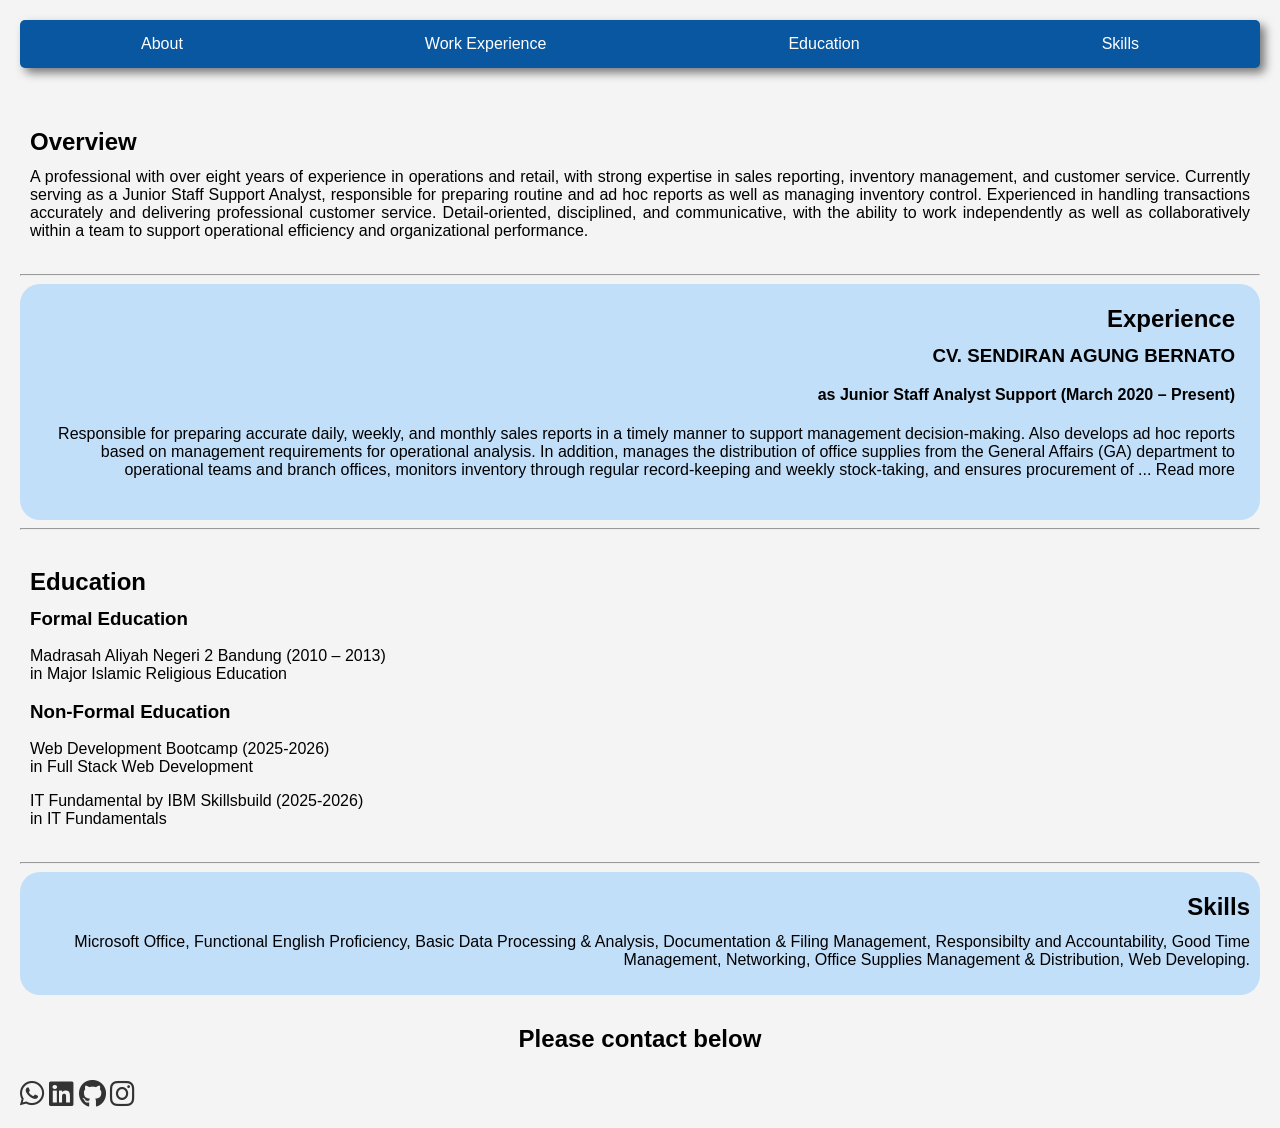
<file: Digital CV/index.html>
<!Doctype html>
<html>
    <head>
        <link rel="icon" href="cv.png" type="image/png">
        <meta charset="UTF-8" />
        <meta name="viewport" content="width=device-width, initial-scale=1.0" />
        <title>CV Raden Muhammad Luthfan Halim</title>
        <link rel="stylesheet" href="styles.css" />
        <link rel="stylesheet" href="https://cdnjs.cloudflare.com/ajax/libs/font-awesome/6.5.0/css/all.min.css">
    </head>
<body>
    <section></section>
    <nav>
        <a href="#about">About</a>
        <a href ="#work-experience">Work Experience</a>
        <a href ="#education">Education</a>
        <a href ="#skills">Skills</a>
    </nav>
    <section id="about">
        <h2>Overview</h2>
            <p>A professional with over eight years of experience in operations and retail, with strong expertise in sales reporting, inventory management, and customer service. Currently serving as a Junior Staff Support Analyst, responsible for preparing routine and ad hoc reports as well as managing inventory control. Experienced in handling transactions accurately and delivering professional customer service. Detail-oriented, disciplined, and communicative, with the ability to work independently as well as collaboratively within a team to support operational efficiency and organizational performance.</p>
    </section>

    <hr>
    
    <section id="work-experience">
        <h2>Experience</h2>
            <h3>CV. SENDIRAN AGUNG BERNATO</h3>
                <h4>as <strong>Junior Staff Analyst Support (March 2020 – Present)</strong></h4>
                    <p>Responsible for preparing accurate daily, weekly, and monthly sales reports in a timely manner to support management decision-making. Also develops ad hoc reports based on management requirements for operational analysis. In addition, manages the distribution of office supplies from the General Affairs (GA) department to operational teams and branch offices, monitors inventory through regular record-keeping and weekly stock-taking, and ensures procurement of ... <a href="we.html" class="read-more" target="_blank">Read more</a></p>
    </section>
    <hr>

    <section id="education">
        <h2>Education</h2>
            <h3>Formal Education</h3>
                <p>Madrasah Aliyah Negeri 2 Bandung (2010 – 2013)
                    <br>in Major Islamic Religious Education</br>
                </p>
                <h3>Non-Formal Education</h3>
                <p>Web Development Bootcamp (2025-2026)
                    <br>in Full Stack Web Development</br>
                </p>
                <p>IT Fundamental by IBM Skillsbuild (2025-2026)
                    <br>in IT Fundamentals</br>
                </p>
    </section>

    <hr>

    <section id="skills">
        <h2>Skills</h2>
            <p>Microsoft Office,
Functional English Proficiency,
Basic Data Processing & Analysis,
Documentation & Filing Management,
Responsibilty and Accountability,
Good Time Management,
Networking,
Office Supplies Management & Distribution,
Web Developing.
</p>
    </section>
    <section id="contact">
        <h2 class="please-contact">Please contact below</h2>
        <a href="https://wa.me/628989895940" target="_blank">
            <i class="fab fa-whatsapp"></i></a>
        <a href="">
            <i class="fab fa-linkedin"></i>
        </a>
        <a href="">
            <i class="fab fa-github"></i>
        </a>
        <a href="">
            <i class="fab fa-instagram"></i>
        </a>
    </section>
</body>
</html>
</file>
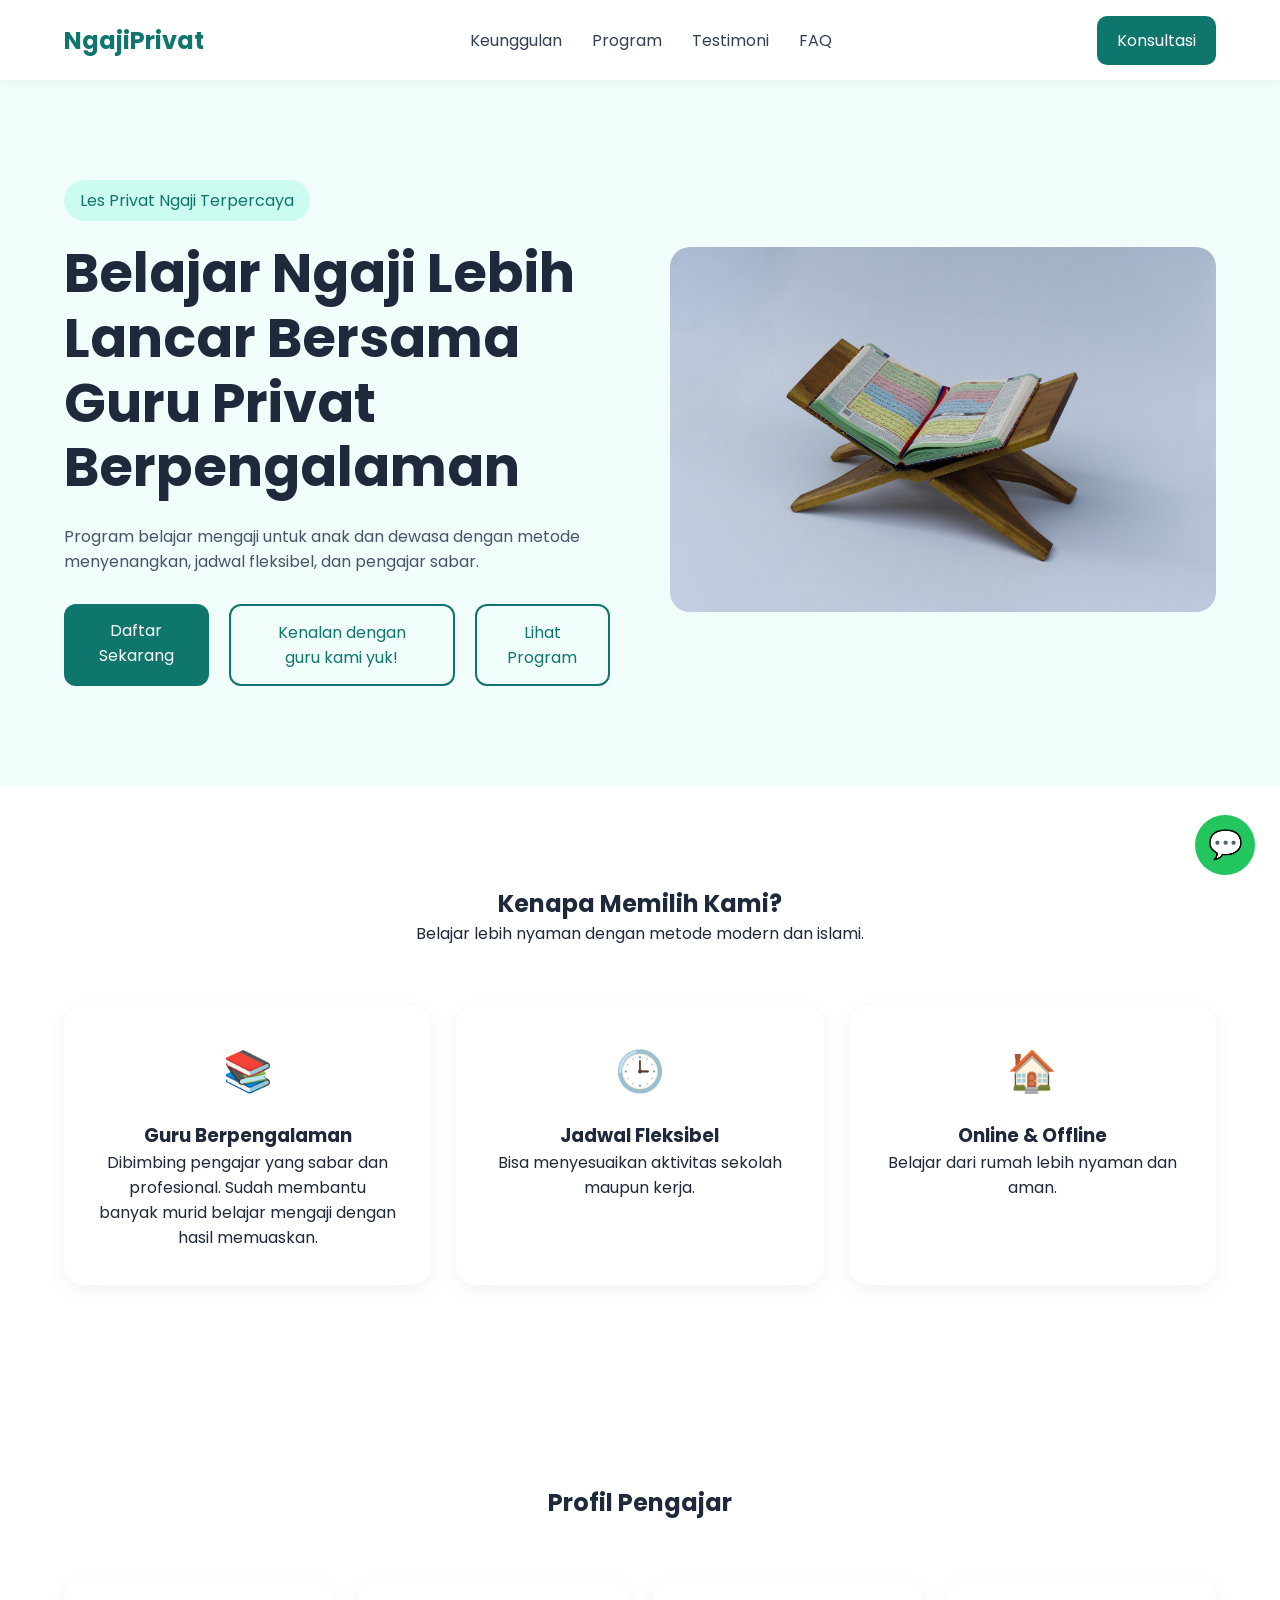
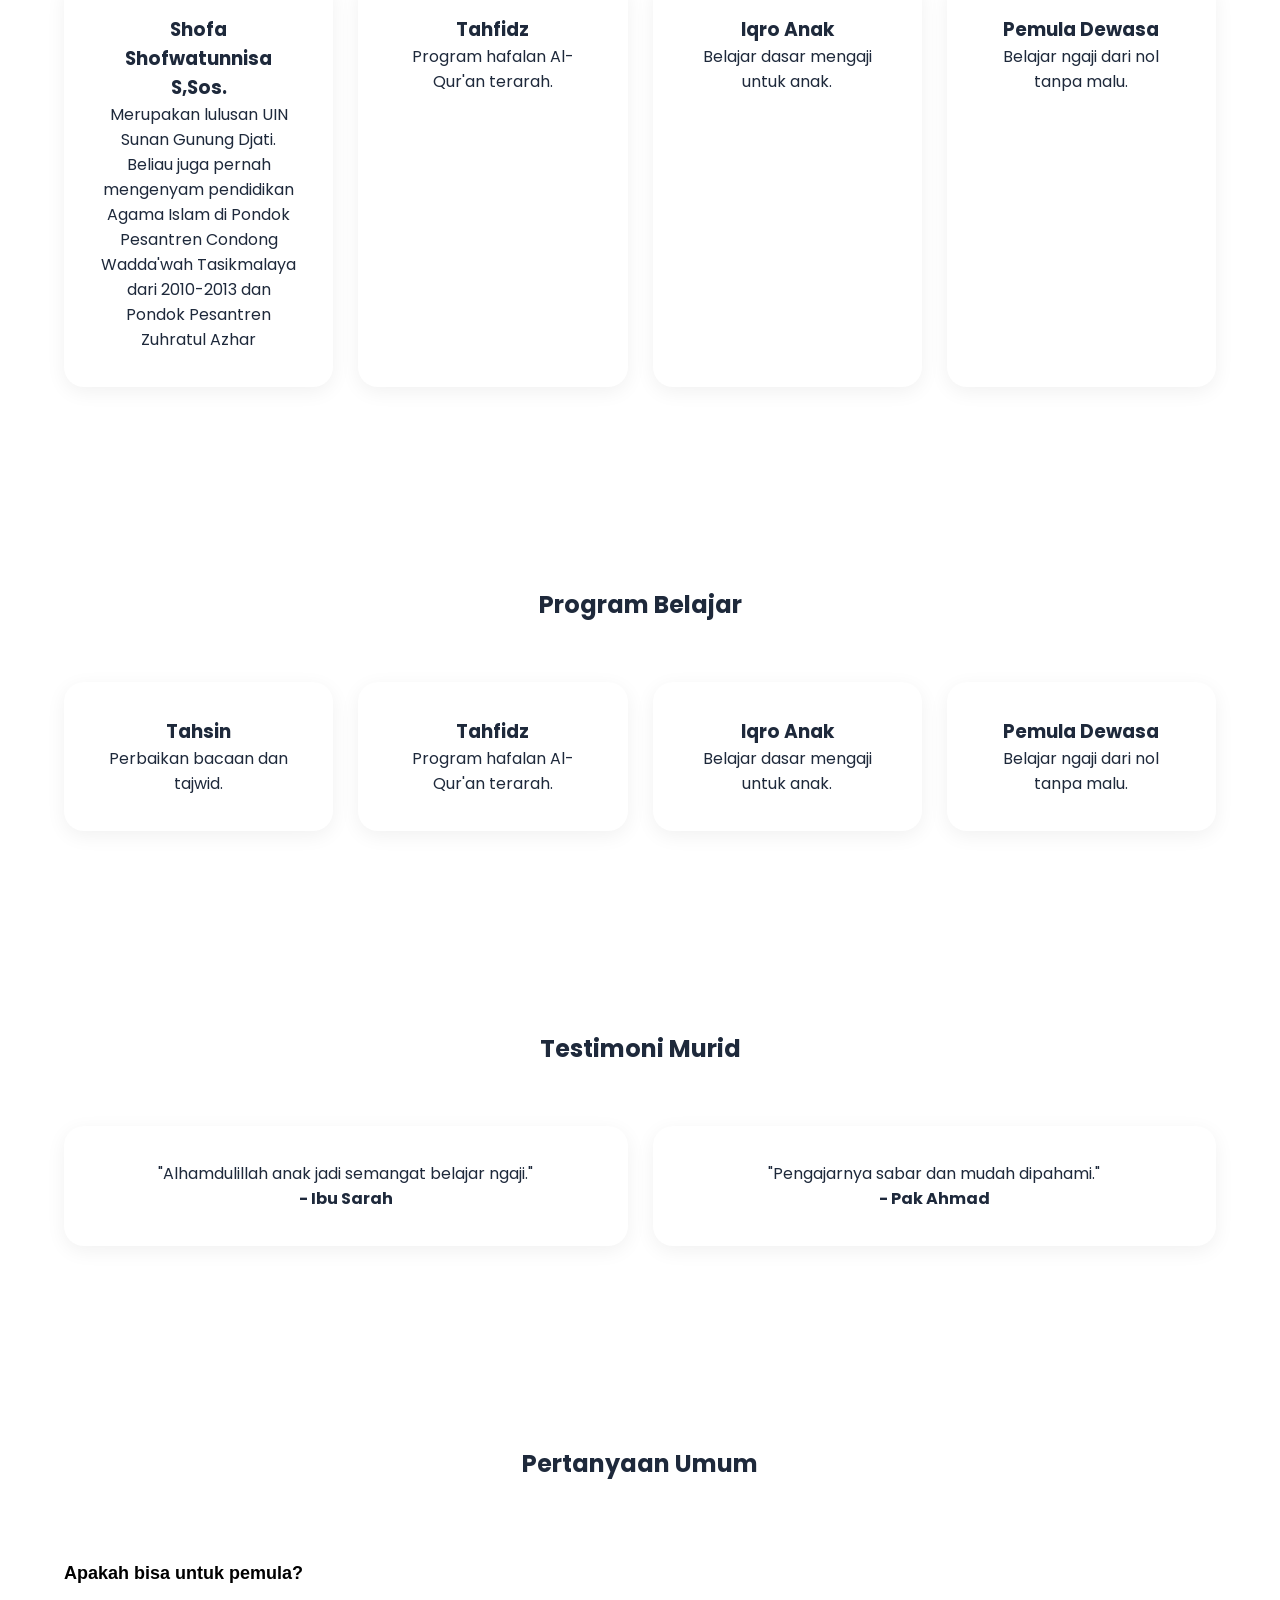
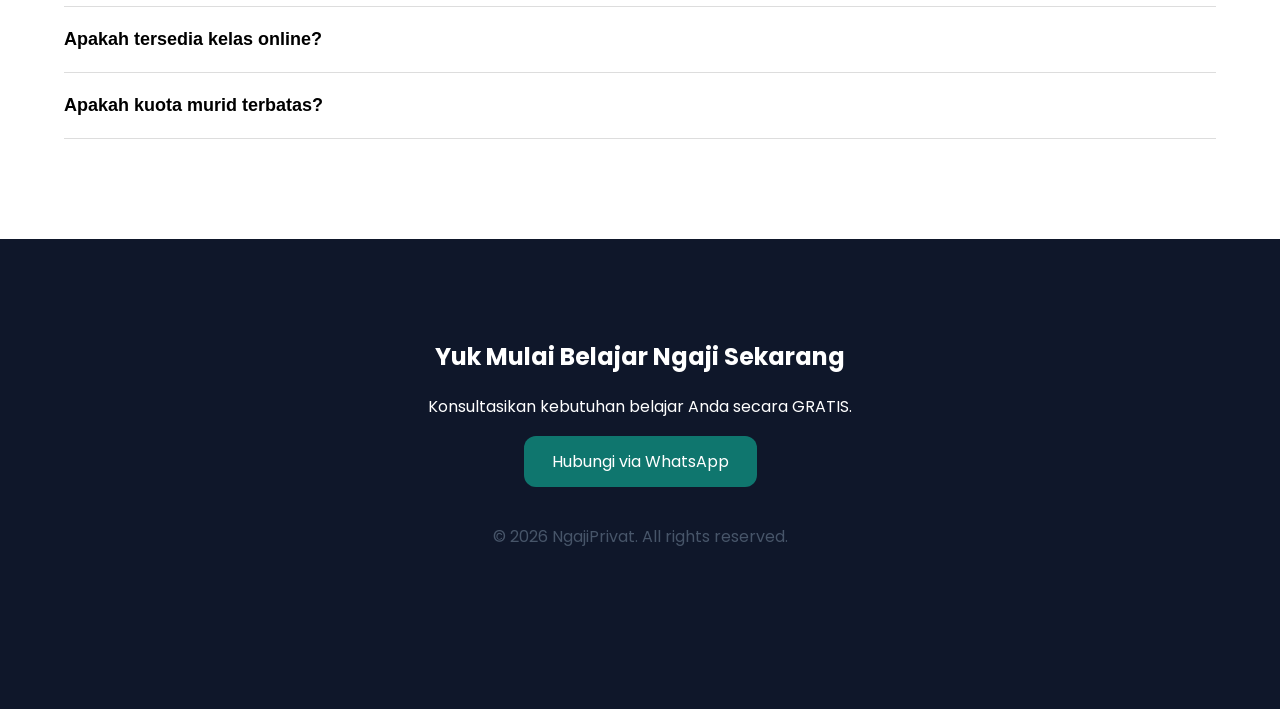
<file: Landing Page/Privat Ngaji/index.html>
<!DOCTYPE html>
<html lang="id">
<head>
  <meta charset="UTF-8" />
  <meta name="viewport" content="width=device-width, initial-scale=1.0"/>

  <title>Les Privat Ngaji</title>
  <link rel="icon" href="assets/logo 1.png" type="image/png" />

  <!-- FONT -->
  <link rel="preconnect" href="https://fonts.googleapis.com">
  <link href="https://fonts.googleapis.com/css2?family=Poppins:wght@300;400;500;600;700&display=swap" rel="stylesheet">

  <!-- AOS ANIMATION -->
  <link href="https://unpkg.com/aos@2.3.4/dist/aos.css" rel="stylesheet">

  <link rel="stylesheet" href="style.css"/>

</head>
<body>

  <!-- NAVBAR -->
  <header class="navbar">
    <div class="container nav-wrapper">
      <div class="logo">
        NgajiPrivat
      </div>

      <nav>
        <a href="#fitur">Keunggulan</a>
        <a href="#program">Program</a>
        <a href="#testimoni">Testimoni</a>
        <a href="#faq">FAQ</a>
      </nav>

      <a href="https://wa.me/628989895940" class="nav-btn" target="_blank">
        Konsultasi
      </a>
    </div>
  </header>

  <!-- HERO -->
  <section class="hero">

    <div class="overlay"></div>

    <div class="container hero-content">

      <div class="hero-text" data-aos="fade-right">

        <span class="badge">
          Les Privat Ngaji Terpercaya
        </span>

        <h1>
          Belajar Ngaji Lebih Lancar Bersama Guru Privat Berpengalaman
        </h1>

        <p>
          Program belajar mengaji untuk anak dan dewasa
          dengan metode menyenangkan, jadwal fleksibel,
          dan pengajar sabar.
        </p>

        <div class="hero-buttons">
          <a href="https://wa.me/628989895940" class="btn-primary" target="_blank">
            Daftar Sekarang
          </a>

         <a href="#profil" class="btn-secondary">
            Kenalan dengan guru kami yuk!
          </a>

          <a href="#program" class="btn-third">
            Lihat Program
          </a>
        </div>

      </div>

      <div class="hero-image" data-aos="fade-left">
        <img src="assets/quran.jpg" alt="Belajar ngaji">
      </div>

    </div>

  </section>

  <!-- FEATURES -->
  <section class="features" id="fitur">

    <div class="container">

      <div class="section-title" data-aos="fade-up">
        <h2>Kenapa Memilih Kami?</h2>
        <p>
          Belajar lebih nyaman dengan metode modern dan islami.
        </p>
      </div>

      <div class="feature-grid">

        <div class="feature-card" data-aos="zoom-in">
          <div class="icon">📚</div>
          <h3>Guru Berpengalaman</h3>
          <p>
            Dibimbing pengajar yang sabar dan profesional. Sudah membantu banyak murid belajar mengaji dengan hasil memuaskan.
          </p>
        </div>

        <div class="feature-card" data-aos="zoom-in">
          <div class="icon">🕒</div>
          <h3>Jadwal Fleksibel</h3>
          <p>
            Bisa menyesuaikan aktivitas sekolah maupun kerja.
          </p>
        </div>

        <div class="feature-card" data-aos="zoom-in">
          <div class="icon">🏠</div>
          <h3>Online & Offline</h3>
          <p>
            Belajar dari rumah lebih nyaman dan aman.
          </p>
        </div>
        

      </div>

    </div>

  </section>

 <!-- PROFIL -->
  <section class="program" id="profil">

    <div class="container">

      <div class="section-title" data-aos="fade-up">
        <h2>Profil Pengajar</h2>
      </div>

      <div class="program-grid">

        <div class="program-card">
          <h3>Shofa Shofwatunnisa S,Sos.</h3>
          <p>Merupakan lulusan UIN Sunan Gunung Djati. Beliau juga pernah mengenyam pendidikan Agama Islam di Pondok Pesantren Condong Wadda'wah Tasikmalaya dari 2010-2013 dan Pondok Pesantren Zuhratul Azhar</p>
        </div>

        <div class="program-card">
          <h3>Tahfidz</h3>
          <p>Program hafalan Al-Qur'an terarah.</p>
        </div>

        <div class="program-card">
          <h3>Iqro Anak</h3>
          <p>Belajar dasar mengaji untuk anak.</p>
        </div>

        <div class="program-card">
          <h3>Pemula Dewasa</h3>
          <p>Belajar ngaji dari nol tanpa malu.</p>
        </div>

      </div>

    </div>

  </section>













































  <!-- PROGRAM -->
  <section class="program" id="program">

    <div class="container">

      <div class="section-title" data-aos="fade-up">
        <h2>Program Belajar</h2>
      </div>

      <div class="program-grid">

        <div class="program-card">
          <h3>Tahsin</h3>
          <p>Perbaikan bacaan dan tajwid.</p>
        </div>

        <div class="program-card">
          <h3>Tahfidz</h3>
          <p>Program hafalan Al-Qur'an terarah.</p>
        </div>

        <div class="program-card">
          <h3>Iqro Anak</h3>
          <p>Belajar dasar mengaji untuk anak.</p>
        </div>

        <div class="program-card">
          <h3>Pemula Dewasa</h3>
          <p>Belajar ngaji dari nol tanpa malu.</p>
        </div>

      </div>

    </div>

  </section>

  <!-- TESTIMONI -->
  <section class="testimonial" id="testimoni">

    <div class="container">

      <div class="section-title">
        <h2>Testimoni Murid</h2>
      </div>

      <div class="testimonial-grid">

        <div class="testimonial-card">
          <p>
            "Alhamdulillah anak jadi semangat belajar ngaji."
          </p>
          <h4>- Ibu Sarah</h4>
        </div>

        <div class="testimonial-card">
          <p>
            "Pengajarnya sabar dan mudah dipahami."
          </p>
          <h4>- Pak Ahmad</h4>
        </div>

      </div>

    </div>

  </section>

  <!-- FAQ -->
  <section class="faq" id="faq">

    <div class="container">

      <div class="section-title">
        <h2>Pertanyaan Umum</h2>
      </div>

      <div class="faq-item">
        <button class="faq-question">
          Apakah bisa untuk pemula?
        </button>

        <div class="faq-answer">
          Tentu, program tersedia dari nol hingga lancar.
        </div>
      </div>

      <div class="faq-item">
        <button class="faq-question">
          Apakah tersedia kelas online?
        </button>

        <div class="faq-answer">
          Ya, tersedia online via Zoom/Google Meet.
        </div>
        </div>
    
        <div class="faq-item">
        <button class="faq-question">
          Apakah kuota murid terbatas?
        </button>

        <div class="faq-answer">
          Betul, untuk menjaga kualitas pembelajaran, kuota per guru dibatasi.
        </div>
      </div>

    </div>

  </section>

  <!-- CTA -->
  <section class="cta">

    <div class="container cta-content">

      <h2>
        Yuk Mulai Belajar Ngaji Sekarang
      </h2>

      <p>
        Konsultasikan kebutuhan belajar Anda secara GRATIS.
      </p>

      <a href="https://wa.me/628989895940" class="btn-primary" target="_blank">
        Hubungi via WhatsApp
      </a>

    <footer>
    <div class="container-footer">
      <p>&copy; 2026 NgajiPrivat. All rights reserved.</p>
    </div>
    </footer>

    </div>

  </section>

  <!-- FLOATING WA -->
  <a href="https://wa.me/628989895940" class="wa-floating" target="_blank">
    💬
  </a>

  <!-- AOS -->
  <script src="https://unpkg.com/aos@2.3.4/dist/aos.js"></script>

  <script src="script.js"></script>


</body>
</html>
</file>
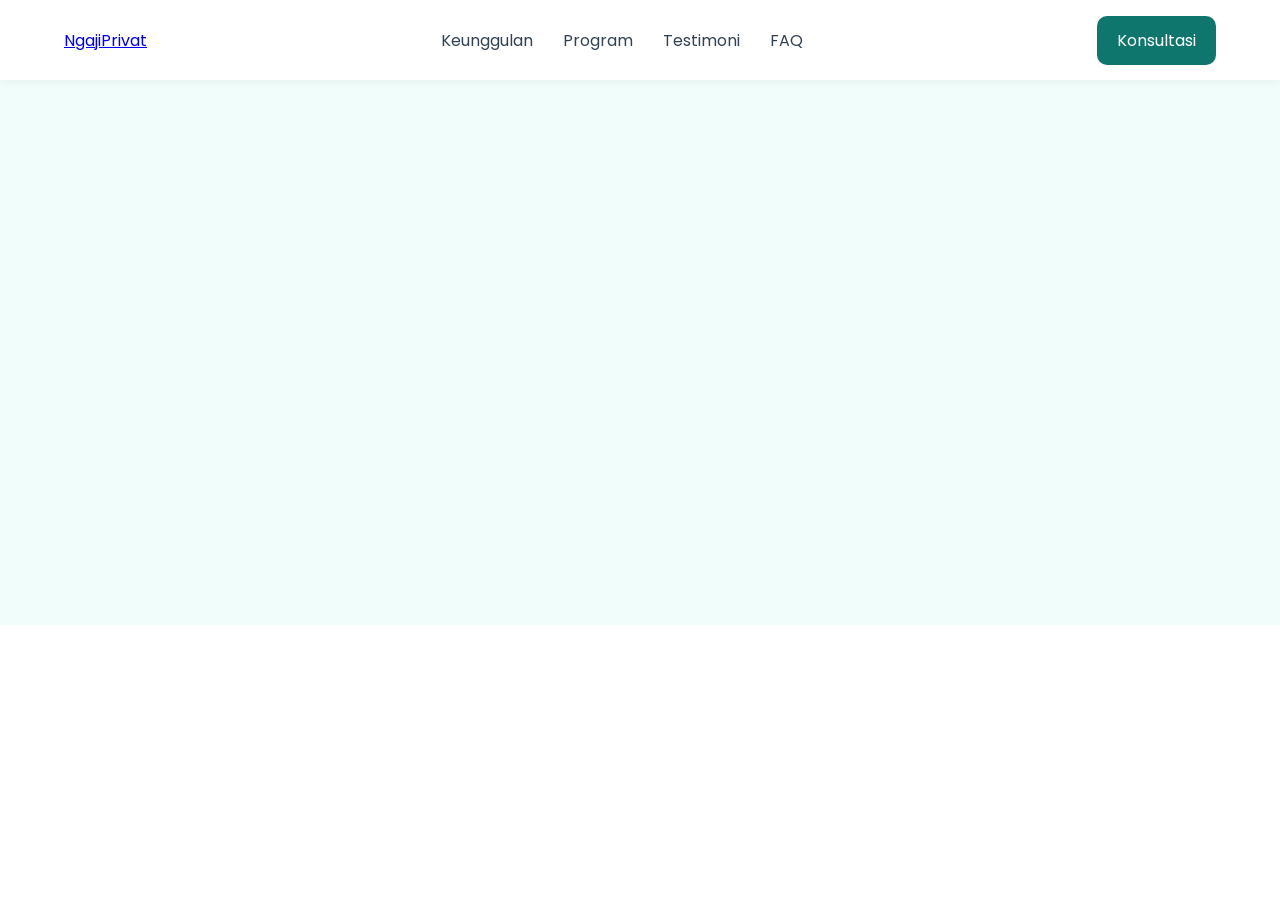
<file: Landing Page/Privat Ngaji/profil.html>
<!DOCTYPE html>
<html lang="id">
<head>
  <meta charset="UTF-8" />
  <meta name="viewport" content="width=device-width, initial-scale=1.0"/>

  <title>Profil Pengajar</title>
  <link rel="icon" href="assets/logo 1.png" type="image/png" />

  <!-- FONT -->
  <link rel="preconnect" href="https://fonts.googleapis.com">
  <link href="https://fonts.googleapis.com/css2?family=Poppins:wght@300;400;500;600;700&display=swap" rel="stylesheet">

  <!-- AOS ANIMATION -->
  <link href="https://unpkg.com/aos@2.3.4/dist/aos.css" rel="stylesheet">

  <link rel="stylesheet" href="style.css"/>

</head>
<body>

  <!-- NAVBAR -->
  <header class="navbar">
    <div class="container nav-wrapper">
      <div class="logo-profil">
        <a href="index.html">NgajiPrivat</a>
      </div>

      <nav>
        <a href="#fitur">Keunggulan</a>
        <a href="#program">Program</a>
        <a href="#testimoni">Testimoni</a>
        <a href="#faq">FAQ</a>
      </nav>

      <a href="https://wa.me/628989895940" class="nav-btn" target="_blank">
        Konsultasi
      </a>
    </div>
  </header>

  <!-- HERO -->
  <section class="hero">

    <div class="overlay"></div>

    <div class="container hero-content">

      <div class="hero-text" data-aos="fade-right">

        <span class="badge">
          Profil Pengajar
        </span>

        <h1>
          Kenalan dengan Guru Privat Kami
        </h1>

        <p>
          Guru-guru kami adalah pengajar berpengalaman yang sabar dan profesional. Mereka sudah membantu banyak murid belajar mengaji dengan hasil memuaskan.
        </p>

        <a href="https://wa.me/628989895940" class="btn-primary" target="_blank">
</file>
<file: Digital CV/styles.css>
body {
    font-family: poppins, sans-serif;
    margin: 20px;
    background-color: #f4f4f4;
    text-align: justify;
}
a {
    text-decoration: none;
    color: inherit;
}

nav a:hover {
    color: white;
    font-weight: bold;
    text-shadow: 0 5px 10px rgba(0, 0, 0, 0.5);
}

nav {
    display: flex;
    justify-content: space-around;
    background-color: rgb(9, 87, 160);
    color: white;
    padding: 15px 0;
    border-radius: 5px;
    box-shadow: 5px 5px 10px rgba(0, 0, 0, 0.5);
}

h2, h3, h4 {
    max-height: 20px;
}

#about {
    margin-top: 30px;
    padding: 10px;
}

#about:hover {
    background-color: rgb(228, 233, 238);
    border-radius: 20px;
    box-shadow: 0 5px 10px rgba(0, 0, 0, 0.5);
    
}

.read-more {
    display: inline-block;
}

.read-more:hover {
    color: white;
    font-weight: bold;
    text-shadow: 10px 5px 10px rgba(0, 0, 0, 0.5);
}

#work-experience {
    background-color: rgb(194, 223, 250);
    padding: 25px;
    padding-top: 1px;
    text-align: right;
    border-radius: 20px;
}
#work-experience:hover {
    background-color: rgb(172, 208, 241);
    box-shadow: 0 5px 10px rgba(0, 0, 0, 0.5);
    border-radius: 0px;
}

#education {
    padding: 10px;
}

#education:hover {
    background-color: rgb(228, 233, 238);
    box-shadow: 0 5px 10px rgba(0, 0, 0, 0.5);
    border-radius: 20px;
}

#skills {
    background-color: rgb(194, 223, 250);
    padding: 10px;
    padding-top: 1px;
    text-align: right;
    border-radius: 20px;
}

#skills:hover {
    background-color: rgb(172, 208, 241);
    border-radius: 0px;
    box-shadow: 4px 4px 7px rgba(0, 0, 0, 0.5);
}

#contact {
    margin-top: 30px;
    align-items: center;
}
#contact a {
    display: inline-flex;
    margin-top: 20px;
    justify-content: center;
    font-size: 28px;
    color: #333;
    transition: 0.3s;
}

#contact a .fa-whatsapp:hover {
  color: #25D366; } /* WhatsApp */

#contact a .fa-linkedin:hover {
    color: #0077B5; } /* LinkedIn */

#contact a .fa-github:hover {
    color: #000; }    /* GitHub */

#contact a .fa-instagram:hover {
    color: #E4405F; } /* Instagram */


.please-contact {
    text-align: center;
    margin-bottom: 15px;
}
</file>
<file: Landing Page/Privat Ngaji/style.css>
*{
  margin:0;
  padding:0;
  box-sizing:border-box;
}

html{
  scroll-behavior:smooth;
}

body{
  font-family:'Poppins',sans-serif;
  color:#1e293b;
  background:#fff;
}

.container{
  width:90%;
  max-width:1200px;
  margin:auto;
}

section{
  padding:100px 0;
}

/* NAVBAR */

.navbar{
  position:sticky;
  top:0;
  z-index:1000;
  background:white;
  box-shadow:0 2px 10px rgba(0,0,0,0.05);
}

.nav-wrapper{
  display:flex;
  justify-content:space-between;
  align-items:center;
  height:80px;
}

.logo{
  font-size:24px;
  font-weight:700;
  color:#0f766e;
}


nav{
  display:flex;
  gap:30px;
}

nav a{
  text-decoration:none;
  color:#334155;
}

.nav-btn{
  background:#0f766e;
  color:white;
  padding:12px 20px;
  border-radius:10px;
  text-decoration:none;
}

/* HERO */

.hero{
  background:#f0fdfa;
}

.hero-content{
  display:grid;
  grid-template-columns:1fr 1fr;
  gap:60px;
  align-items:center;
}

.badge{
  background:#ccfbf1;
  color:#0f766e;
  padding:8px 16px;
  border-radius:999px;
  display:inline-block;
  margin-bottom:20px;
}

.hero h1{
  font-size:54px;
  line-height:1.2;
  margin-bottom:24px;
}

.hero p{
  margin-bottom:30px;
  color:#475569;
}

.hero-buttons{
  display:flex;
  gap:20px;
  text-align: center;
}

.btn-primary{
  background:#0f766e;
  color:white;
  padding:14px 28px;
  border-radius:12px;
  text-decoration:none;
}

.btn-secondary{
  border:2px solid #0f766e;
  color:#0f766e;
  padding:14px 28px;
  border-radius:12px;
  text-decoration:none;
}

.btn-third{
  border:2px solid #0f766e;
  color:#0f766e;
  padding:14px 28px;
  border-radius:12px;
  text-decoration:none;
}

.hero-image img{
  width:100%;
  border-radius:20px;
}

/* FEATURES */

.section-title{
  text-align:center;
  margin-bottom:60px;
}

.feature-grid,
.program-grid,
.testimonial-grid{
  display:grid;
  grid-template-columns:repeat(auto-fit,minmax(250px,1fr));
  gap:25px;
}

.feature-card,
.program-card,
.testimonial-card{
  background:white;
  padding:35px;
  border-radius:20px;
  box-shadow:0 5px 20px rgba(0,0,0,0.06);
  text-align: center;
}

.icon{
  font-size:40px;
  margin-bottom:20px;
}

/* FAQ */

.faq-item{
  border-bottom:1px solid #ddd;
  padding:20px 0;
}

.faq-question{
  width:100%;
  background:none;
  border:none;
  font-size:18px;
  text-align:left;
  cursor:pointer;
  font-weight:600;
}

.faq-answer{
  display:none;
  padding-top:15px;
  color:#475569;
}

/* CTA */

.cta{
  background:#0f172a;
  color:white;
  text-align:center;
}

.cta-content p{
  margin:20px 0 30px;
}

/* WA FLOAT */

.wa-floating{
  position:fixed;
  bottom:25px;
  right:25px;
  width:60px;
  height:60px;
  border-radius:50%;
  background:#22c55e;
  color:white;
  display:flex;
  justify-content:center;
  align-items:center;
  text-decoration:none;
  font-size:28px;
}

/* MOBILE */

@media(max-width:768px){

  nav{
    display:none;
  }

  .hero-content{
    grid-template-columns:1fr;
  }

  .hero h1{
    font-size:38px;
  }

  .hero-buttons{
    flex-direction:column;
  }

}

/* FOOTER */
.container-footer{
  text-align:center;
  padding: 30px 0;
  color:#475569;
  
}
</file>
